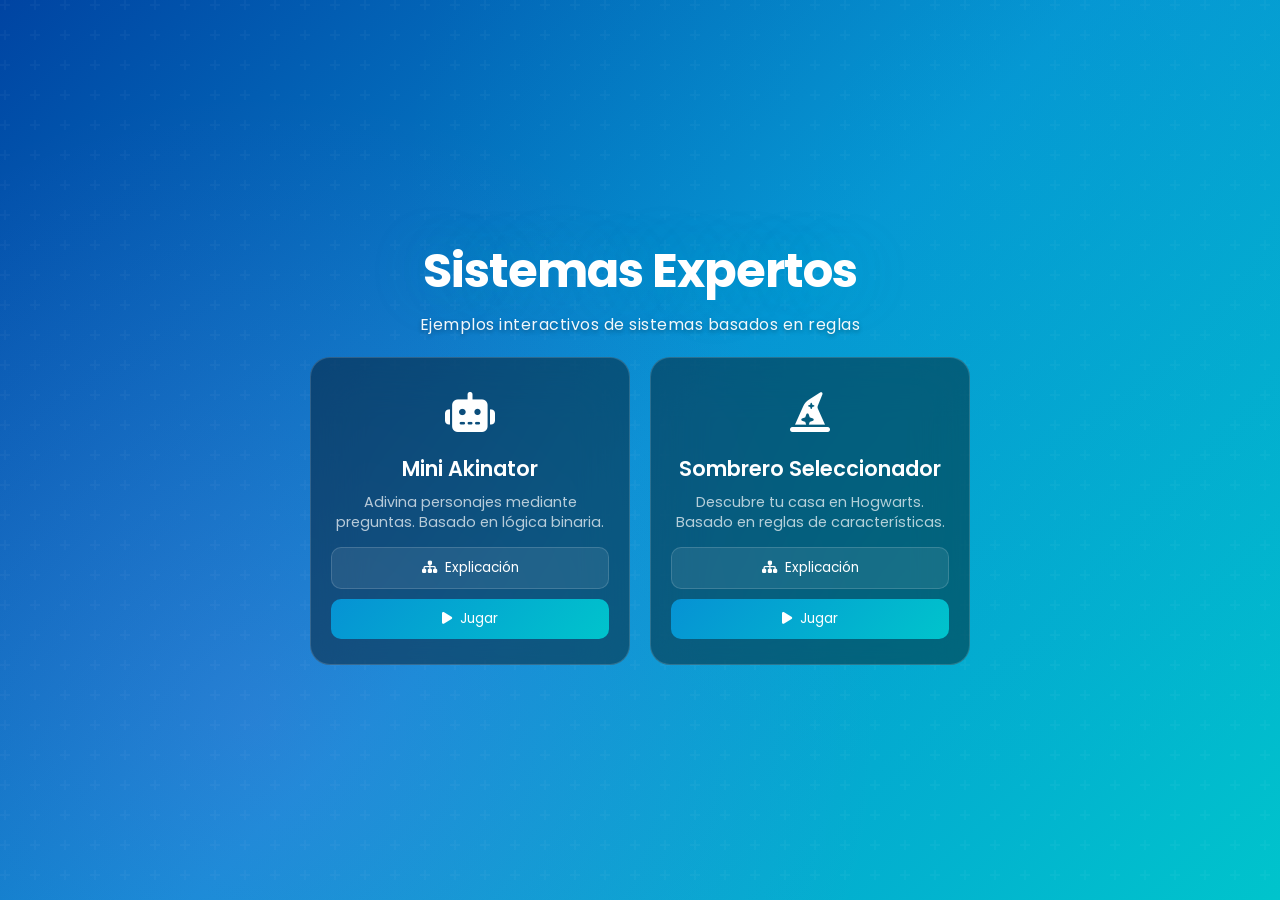
<file: index.html>
<!DOCTYPE html>
<html lang="es">
<head>
  <meta charset="UTF-8">
  <meta name="viewport" content="width=device-width, initial-scale=1.0">
  <title>Sistemas Expertos - Ejemplos</title>
  <link rel="stylesheet" href="https://cdnjs.cloudflare.com/ajax/libs/font-awesome/6.5.1/css/all.min.css">
  <link href="https://fonts.googleapis.com/css2?family=Poppins:wght@300;400;500;600;700&display=swap" rel="stylesheet">
  <style>
    :root {
      --primary: #0692d4;
      --secondary: #00c4cc;
      --dark: #0044a2;
      --accent: #e950f7;
      --glass: rgba(255, 255, 255, 0.08);
      --glass-border: rgba(255, 255, 255, 0.15);
    }

    * { margin: 0; padding: 0; box-sizing: border-box; }

    body {
      font-family: 'Poppins', sans-serif;
      background: 
        linear-gradient(135deg, var(--dark) 0%, var(--primary) 50%, var(--secondary) 100%);
      background-attachment: fixed;
      height: 100vh;
      height: 100dvh;
      display: flex;
      flex-direction: column;
      align-items: center;
      justify-content: center;
      color: white;
      padding: 20px;
      position: relative;
      overflow: hidden;
    }

    body::before {
      content: '';
      position: absolute;
      top: 0; left: 0; right: 0; bottom: 0;
      background-image: 
        radial-gradient(circle at 20% 80%, rgba(233, 80, 247, 0.15) 0%, transparent 50%),
        radial-gradient(circle at 80% 20%, rgba(0, 196, 204, 0.15) 0%, transparent 50%),
        url("data:image/svg+xml,%3Csvg width='60' height='60' viewBox='0 0 60 60' xmlns='http://www.w3.org/2000/svg'%3E%3Cg fill='none' fill-rule='evenodd'%3E%3Cg fill='%23ffffff' fill-opacity='0.03'%3E%3Cpath d='M36 34v-4h-2v4h-4v2h4v4h2v-4h4v-2h-4zm0-30V0h-2v4h-4v2h4v4h2V6h4V4h-4zM6 34v-4H4v4H0v2h4v4h2v-4h4v-2H6zM6 4V0H4v4H0v2h4v4h2V6h4V4H6z'/%3E%3C/g%3E%3C/g%3E%3C/svg%3E");
      pointer-events: none;
      z-index: 0;
    }

    .header {
      text-align: center;
      margin-bottom: 20px;
      position: relative;
      z-index: 1;
      animation: fadeInDown 0.8s ease-out;
    }

    h1 {
      font-size: 3em;
      font-weight: 700;
      margin-bottom: 5px;
      text-align: center;
      color: #ffffff;
      text-shadow: 0 0 60px rgba(0, 196, 204, 0.3);
      letter-spacing: -1px;
    }

    p.subtitle {
      color: rgba(255, 255, 255, 0.95);
      font-size: 1em;
      font-weight: 400;
      letter-spacing: 0.5px;
      text-shadow: 0 2px 4px rgba(0,0,0,0.3);
    }

    .cards {
      display: flex;
      gap: 20px;
      flex-wrap: nowrap;
      justify-content: center;
      width: 100%;
      max-width: 900px;
      position: relative;
      z-index: 1;
    }

    .card {
      background: rgba(0, 0, 0, 0.4);
      backdrop-filter: blur(25px);
      -webkit-backdrop-filter: blur(25px);
      border: 1px solid var(--glass-border);
      border-radius: 20px;
      padding: 25px 20px;
      flex: 1;
      min-width: 0;
      max-width: 320px;
      text-align: center;
      text-decoration: none;
      color: white;
      position: relative;
      overflow: hidden;
      display: flex;
      flex-direction: column;
      justify-content: space-between;
    }

    .card-icon {
      font-size: 2.5em;
      margin-bottom: 10px;
      display: inline-block;
    }

    .card h2 {
      font-size: 1.3em;
      margin-bottom: 8px;
      font-weight: 600;
    }

    .card p {
      color: rgba(255, 255, 255, 0.7);
      font-size: 0.85em;
      line-height: 1.4;
      margin-bottom: 15px;
    }

    .card-buttons {
      display: flex;
      flex-direction: column;
      gap: 10px;
    }

    .btn-action {
      background: var(--glass);
      border: 1px solid var(--glass-border);
      color: white;
      padding: 10px;
      border-radius: 10px;
      font-size: 0.85em;
      text-decoration: none;
      transition: all 0.2s;
      display: flex;
      align-items: center;
      justify-content: center;
      gap: 8px;
    }

    .btn-action:hover {
      background: rgba(255, 255, 255, 0.15);
      border-color: var(--secondary);
    }

    .btn-play {
      background: linear-gradient(135deg, var(--primary), var(--secondary));
      border: none;
    }

    .btn-play:hover {
      filter: brightness(1.1);
      transform: translateY(-2px);
    }

    .card p {
      color: rgba(255, 255, 255, 0.7);
      font-size: 0.9em;
      line-height: 1.4;
    }

    .card-footer {
      margin-top: 15px;
      font-size: 0.8em;
      color: rgba(255, 255, 255, 0.5);
    }

    @keyframes fadeInDown {
      from {
        opacity: 0;
        transform: translateY(-30px);
      }
      to {
        opacity: 1;
        transform: translateY(0);
      }
    }

    @keyframes fadeInUp {
      from {
        opacity: 0;
        transform: translateY(30px);
      }
      to {
        opacity: 1;
        transform: translateY(0);
      }
    }

    @keyframes fadeIn {
      from { opacity: 0; }
      to { opacity: 1; }
    }

    @media (max-width: 768px) {
      body { padding: 10px; }
      .header { margin-bottom: 12px; }
      h1 { font-size: 1.6em; }
      p.subtitle { font-size: 0.8em; }
      
      .cards { 
        flex-direction: column; 
        align-items: center; 
        gap: 10px; 
      }
      
      .card { 
        padding: 12px 15px; 
        width: 100%; 
        max-width: 260px;
        flex: 0 1 auto;
      }
      
      .card-icon { font-size: 1.8em; margin-bottom: 5px; }
      .card h2 { font-size: 1.1em; margin-bottom: 2px; }
      .card p { display: none; }
      .card-buttons { gap: 6px; }
      .btn-action { padding: 8px; font-size: 0.75em; border-radius: 8px; }
    }

    @media (max-height: 450px) {
      body { flex-direction: row; gap: 30px; }
      .header { text-align: left; margin-bottom: 0; }
      .cards { flex-direction: row; flex-wrap: nowrap; height: auto; width: auto; }
      .card { height: 160px; width: 180px; }
    }
  </style>
</head>
<body>
  <div class="header">
    <h1>Sistemas Expertos</h1>
    <p class="subtitle">Ejemplos interactivos de sistemas basados en reglas</p>
  </div>
  
  <div class="cards">
    <div class="card">
      <div class="card-icon"><i class="fa-solid fa-robot"></i></div>
      <h2>Mini Akinator</h2>
      <p>Adivina personajes mediante preguntas. Basado en lógica binaria.</p>
      <div class="card-buttons">
        <a href="explicacion_akinator.html" class="btn-action"><i class="fa-solid fa-sitemap"></i> Explicación</a>
        <a href="notkinator/" class="btn-action btn-play"><i class="fa-solid fa-play"></i> Jugar</a>
      </div>
    </div>
    
    <div class="card">
      <div class="card-icon"><i class="fa-solid fa-hat-wizard"></i></div>
      <h2>Sombrero Seleccionador</h2>
      <p>Descubre tu casa en Hogwarts. Basado en reglas de características.</p>
      <div class="card-buttons">
        <a href="explicacion_sombrero.html" class="btn-action"><i class="fa-solid fa-sitemap"></i> Explicación</a>
        <a href="harrytopper/" class="btn-action btn-play"><i class="fa-solid fa-play"></i> Jugar</a>
      </div>
    </div>
  </div>
</body>
</html>
</file>
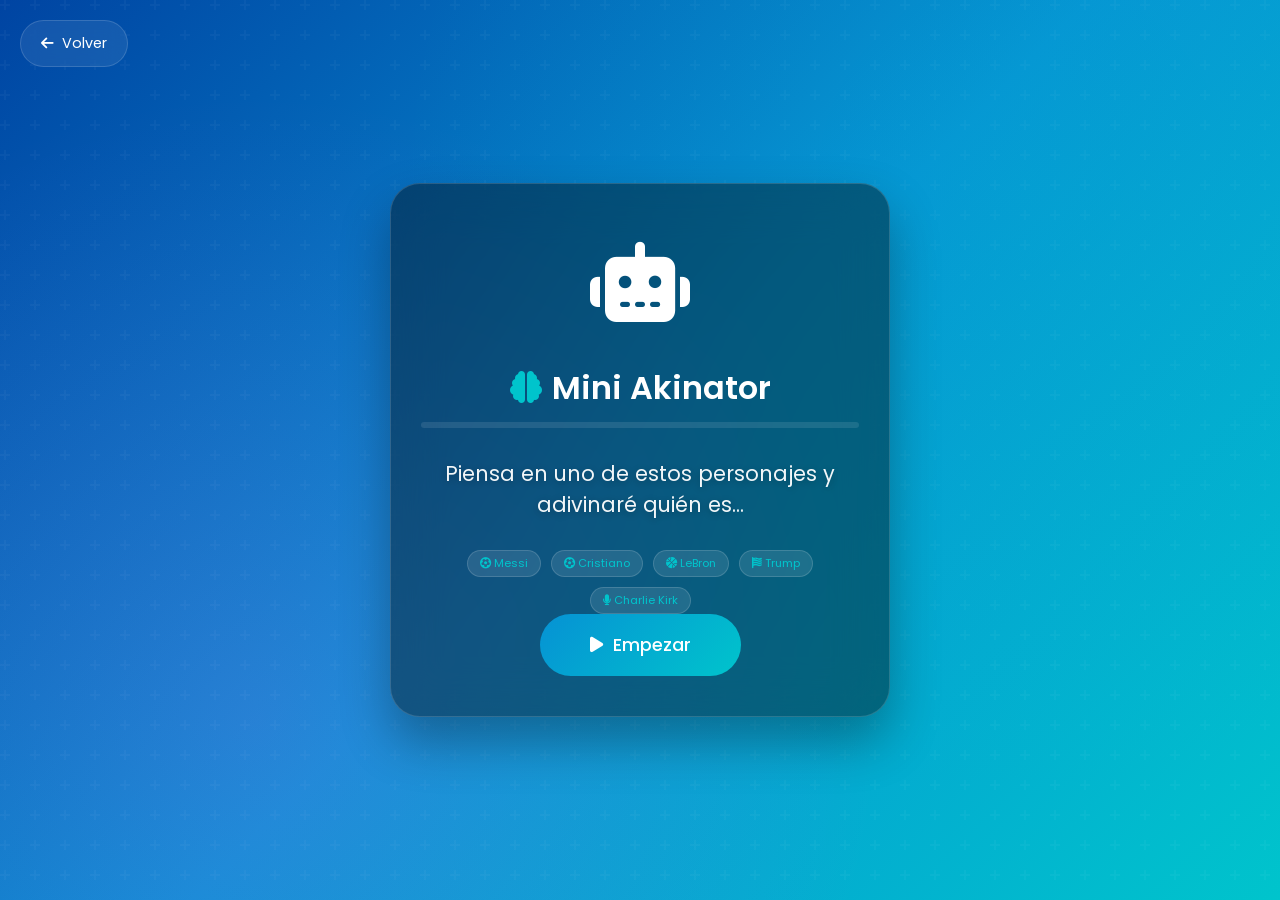
<file: notkinator/index.html>
<!DOCTYPE html>
<html lang="es">
<head>
  <meta charset="UTF-8">
  <meta name="viewport" content="width=device-width, initial-scale=1.0">
  <title>Mini Akinator - Sistemas Expertos</title>
  <link rel="stylesheet" href="https://cdnjs.cloudflare.com/ajax/libs/font-awesome/6.5.1/css/all.min.css">
  <link href="https://fonts.googleapis.com/css2?family=Poppins:wght@300;400;500;600;700&display=swap" rel="stylesheet">
  <style>
    :root {
      --primary: #0692d4;
      --secondary: #00c4cc;
      --dark: #0044a2;
      --accent: #e950f7;
      --glass: rgba(255, 255, 255, 0.08);
      --glass-border: rgba(255, 255, 255, 0.15);
    }

    * { margin: 0; padding: 0; box-sizing: border-box; }

    body {
      font-family: 'Poppins', sans-serif;
      background: 
        linear-gradient(135deg, var(--dark) 0%, var(--primary) 50%, var(--secondary) 100%);
      background-attachment: fixed;
      height: 100vh;
      height: 100dvh;
      display: flex;
      justify-content: center;
      align-items: center;
      color: white;
      padding: 20px;
      position: relative;
      overflow: hidden;
    }

    body::before {
      content: '';
      position: absolute;
      top: 0; left: 0; right: 0; bottom: 0;
      background-image: 
        radial-gradient(circle at 20% 80%, rgba(233, 80, 247, 0.15) 0%, transparent 50%),
        radial-gradient(circle at 80% 20%, rgba(0, 196, 204, 0.15) 0%, transparent 50%),
        url("data:image/svg+xml,%3Csvg width='60' height='60' viewBox='0 0 60 60' xmlns='http://www.w3.org/2000/svg'%3E%3Cg fill='none' fill-rule='evenodd'%3E%3Cg fill='%23ffffff' fill-opacity='0.03'%3E%3Cpath d='M36 34v-4h-2v4h-4v2h4v4h2v-4h4v-2h-4zm0-30V0h-2v4h-4v2h4v4h2V6h4V4h-4zM6 34v-4H4v4H0v2h4v4h2v-4h4v-2H6zM6 4V0H4v4H0v2h4v4h2V6h4V4H6z'/%3E%3C/g%3E%3C/g%3E%3C/svg%3E");
      pointer-events: none;
      z-index: 0;
    }

    .back-btn {
      position: fixed;
      top: 20px;
      left: 20px;
      z-index: 100;
      background: var(--glass);
      backdrop-filter: blur(10px);
      border: 1px solid var(--glass-border);
      color: white;
      padding: 12px 20px;
      border-radius: 50px;
      text-decoration: none;
      font-size: 0.9em;
      transition: all 0.3s ease;
      display: flex;
      align-items: center;
      gap: 8px;
    }

    .back-btn:hover {
      background: var(--accent);
      transform: translateX(-5px);
    }

    .container {
      text-align: center;
      background: rgba(0, 0, 0, 0.4);
      backdrop-filter: blur(25px);
      -webkit-backdrop-filter: blur(25px);
      border: 1px solid var(--glass-border);
      border-radius: 30px;
      padding: 40px 30px;
      max-width: 500px;
      width: 100%;
      height: auto;
      max-height: 90vh;
      max-height: 90dvh;
      overflow: hidden;
      position: relative;
      z-index: 1;
      animation: fadeInUp 0.6s ease-out;
      box-shadow: 0 25px 50px rgba(0, 0, 0, 0.3);
    }

    .robot-icon {
      font-size: 5em;
      margin-bottom: 20px;
      display: inline-block;
      animation: pulse 2s ease-in-out infinite;
    }

    @keyframes pulse {
      0%, 100% { transform: scale(1); }
      50% { transform: scale(1.05); }
    }

    h1 {
      font-size: 2em;
      margin-bottom: 10px;
      font-weight: 600;
    }

    h1 i {
      margin-right: 10px;
      color: var(--secondary);
    }

    #question {
      font-size: 1.3em;
      margin: 30px 0;
      min-height: 60px;
      display: flex;
      flex-direction: column;
      align-items: center;
      justify-content: center;
      line-height: 1.5;
      color: rgba(255, 255, 255, 0.95);
      text-shadow: 0 2px 10px rgba(0,0,0,0.3);
    }

    .character-list {
      font-size: 0.7em;
      color: var(--secondary);
      margin-top: 10px;
      font-weight: 400;
      display: flex;
      gap: 10px;
      flex-wrap: wrap;
      justify-content: center;
    }

    .character-tag {
      background: rgba(255, 255, 255, 0.1);
      padding: 4px 12px;
      border-radius: 20px;
      border: 1px solid var(--glass-border);
    }

    .progress-bar {
      width: 100%;
      height: 6px;
      background: rgba(255, 255, 255, 0.1);
      border-radius: 3px;
      margin-bottom: 30px;
      overflow: hidden;
    }

    .progress-fill {
      height: 100%;
      background: linear-gradient(90deg, var(--secondary), var(--accent));
      width: 0%;
      transition: width 0.4s ease;
      border-radius: 3px;
    }

    #buttons {
      display: flex;
      justify-content: center;
      gap: 20px;
      flex-wrap: wrap;
    }

    button {
      font-family: 'Poppins', sans-serif;
      font-size: 1em;
      font-weight: 500;
      padding: 15px 40px;
      border: none;
      border-radius: 50px;
      cursor: pointer;
      transition: all 0.3s cubic-bezier(0.175, 0.885, 0.32, 1.275);
      display: flex;
      align-items: center;
      gap: 10px;
    }

    .btn-start {
      background: linear-gradient(135deg, var(--primary), var(--secondary));
      color: white;
      font-size: 1.1em;
      padding: 18px 50px;
    }

    .btn-start:hover {
      transform: scale(1.05);
      box-shadow: 0 10px 30px rgba(0, 196, 204, 0.4);
    }

    .btn-yes {
      background: linear-gradient(135deg, #2ecc71, #27ae60);
      color: white;
    }

    .btn-yes:hover {
      transform: scale(1.08);
      box-shadow: 0 10px 30px rgba(46, 204, 113, 0.4);
    }

    .btn-no {
      background: linear-gradient(135deg, #e74c3c, #c0392b);
      color: white;
    }

    .btn-no:hover {
      transform: scale(1.08);
      box-shadow: 0 10px 30px rgba(231, 76, 60, 0.4);
    }

    .btn-restart {
      background: linear-gradient(135deg, var(--accent), var(--primary));
      color: white;
    }

    .btn-restart:hover {
      transform: scale(1.05);
      box-shadow: 0 10px 30px rgba(233, 80, 247, 0.4);
    }

    .result {
      font-size: 1.5em;
      font-weight: 600;
      color: var(--secondary);
      margin-top: 20px;
      animation: fadeInUp 0.5s ease-out;
    }

    .result i {
      margin-right: 10px;
    }

    @keyframes fadeInUp {
      from {
        opacity: 0;
        transform: translateY(20px);
      }
      to {
        opacity: 1;
        transform: translateY(0);
      }
    }

    @media (max-width: 480px) {
      .container { 
        padding: 25px 20px;
        max-height: 95dvh;
      }
      h1 { font-size: 1.5em; }
      #question { font-size: 1.05em; margin: 15px 0; min-height: 40px; }
      button { padding: 10px 20px; font-size: 0.9em; }
      .robot-icon { font-size: 2.5em; margin-bottom: 10px; }
      .back-btn { padding: 8px 12px; font-size: 0.8em; top: 10px; left: 10px; }
    }

    @media (max-height: 550px) {
      .container { padding: 15px; }
      .robot-icon { font-size: 2em; margin-bottom: 5px; }
      h1 { font-size: 1.2em; margin-bottom: 5px; }
      #question { margin: 10px 0; font-size: 1em; min-height: 30px; }
      .progress-bar { margin-bottom: 15px; }
      button { padding: 8px 20px; font-size: 0.85em; }
    }

    @media (max-width: 360px) {
      .container { padding: 20px 15px; }
      h1 { font-size: 1.4em; }
      button { padding: 10px 20px; font-size: 0.85em; }
    }
  </style>
</head>
<body>
  <a href="../" class="back-btn"><i class="fa-solid fa-arrow-left"></i> Volver</a>

  <div class="container">
    <div class="robot-icon"><i class="fa-solid fa-robot"></i></div>
    <h1><i class="fa-solid fa-brain"></i>Mini Akinator</h1>
    
    <div class="progress-bar">
      <div class="progress-fill" id="progress"></div>
    </div>
    
    <p id="question">
      Piensa en uno de estos personajes y adivinaré quién es...
    </p>
    <div id="character-list-container" class="character-list">
      <span class="character-tag"><i class="fa-solid fa-futbol"></i> Messi</span>
      <span class="character-tag"><i class="fa-solid fa-futbol"></i> Cristiano</span>
      <span class="character-tag"><i class="fa-solid fa-basketball"></i> LeBron</span>
      <span class="character-tag"><i class="fa-solid fa-flag-usa"></i> Trump</span>
      <span class="character-tag"><i class="fa-solid fa-microphone"></i> Charlie Kirk</span>
    </div>
    
    <div id="buttons">
      <button class="btn-start" onclick="startGame()">
        <i class="fa-solid fa-play"></i> Empezar
      </button>
    </div>
  </div>

  <script>
    let step = 0;
    let isDeportista = null;
    let isFutbol = null;
    let isAmericano = null;

    const questionEl = document.getElementById("question");
    const answersDiv = document.getElementById("buttons");
    const progressEl = document.getElementById("progress");
    const charListContainer = document.getElementById("character-list-container");

    const totalSteps = 5;
    
    function updateProgress() {
      const pct = Math.max(0, ((step - 1) / totalSteps) * 100);
      progressEl.style.width = pct + "%";
    }

    function startGame() {
      step = 1;
      isDeportista = null;
      isFutbol = null;
      isAmericano = null;
      updateProgress();
      
      // Ocultamos la lista de personajes
      if (charListContainer) charListContainer.style.display = "none";
      
      questionEl.innerHTML = `¿Tu personaje es deportista?`;
      answersDiv.innerHTML = `
        <button class="btn-yes" onclick="answer(true)">
          <i class="fa-solid fa-check"></i> Sí
        </button>
        <button class="btn-no" onclick="answer(false)">
          <i class="fa-solid fa-xmark"></i> No
        </button>
      `;
    }

    function showResult(text, icon = "fa-solid fa-check") {
      questionEl.innerHTML = `<div class="result"><i class="${icon}"></i>Tu personaje es: <strong>${text}</strong></div>`;
      progressEl.style.width = "100%";
      answersDiv.innerHTML = `
        <button class="btn-restart" onclick="location.reload()">
          <i class="fa-solid fa-rotate-right"></i> Jugar otra vez
        </button>
      `;
    }

    function answer(res) {
      if (step === 1) {  // ¿Es deportista?
        isDeportista = res;
        questionEl.innerHTML = isDeportista 
            ? "¿Es jugador de fútbol?" 
            : "¿Es político?";
        step++;
      }
      else if (step === 2 && isDeportista) {  // ¿Es jugador de fútbol?
        isFutbol = res;
        questionEl.innerHTML = isFutbol 
            ? "¿Es argentino?" 
            : "¿Es americano?";
        step++;
      }
      else if (step === 3 && isDeportista && isFutbol) {  // ¿Es argentino?
        if (res) {
          showResult("Lionel Messi", "fa-solid fa-futbol");
        } else {
          questionEl.innerHTML = "¿Es portugués?";
          step++;
        }
      }
      else if (step === 4 && isDeportista && isFutbol) {  // ¿Es portugués?
        showResult(res ? "Cristiano Ronaldo" : "No identificado");
      }
      else if (step === 3 && isDeportista && !isFutbol) {  // ¿Es americano? (no es fútbol)
        showResult(res ? "LeBron James" : "No identificado");
      }
      else if (step === 2 && !isDeportista) {  // ¿Es político?
        if (res) {
          questionEl.innerHTML = "¿Es de USA?";
          step++;
        } else {
          showResult("No identificado");
        }
      }
      else if (step === 3 && !isDeportista) {  // ¿Es de USA?
        if (res) {
          questionEl.innerHTML = "¿Es presidente?";
          step++;
        } else {
          showResult("No identificado");
        }
      }
      else if (step === 4 && !isDeportista) {  // ¿Es presidente?
        showResult(res ? "Donald Trump" : "Charlie Kirk");
      }
      updateProgress();
    }
  </script>
</body>
</html>
</file>
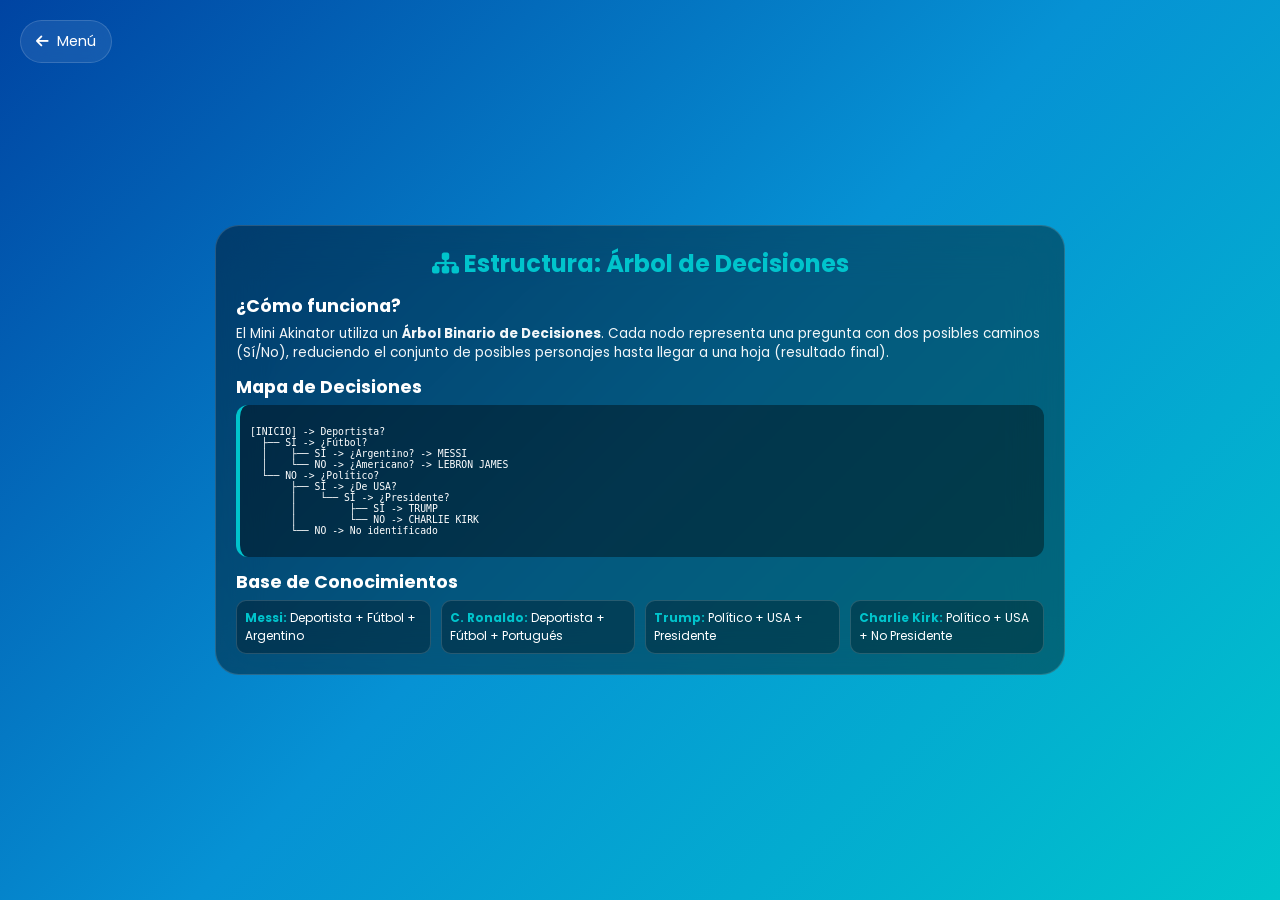
<file: explicacion_akinator.html>
<!DOCTYPE html>
<html lang="es">
<head>
  <meta charset="UTF-8">
  <meta name="viewport" content="width=device-width, initial-scale=1.0">
  <title>Explicación - Mini Akinator</title>
  <link rel="stylesheet" href="https://cdnjs.cloudflare.com/ajax/libs/font-awesome/6.5.1/css/all.min.css">
  <link href="https://fonts.googleapis.com/css2?family=Poppins:wght@300;400;500;600;700&display=swap" rel="stylesheet">
  <style>
    :root {
      --primary: #0692d4;
      --secondary: #00c4cc;
      --dark: #0044a2;
      --glass: rgba(255, 255, 255, 0.08);
      --glass-border: rgba(255, 255, 255, 0.15);
    }

    * { margin: 0; padding: 0; box-sizing: border-box; }

    body {
      font-family: 'Poppins', sans-serif;
      background: linear-gradient(135deg, var(--dark) 0%, var(--primary) 50%, var(--secondary) 100%);
      height: 100vh;
      height: 100dvh;
      display: flex;
      justify-content: center;
      align-items: center;
      color: white;
      padding: 20px;
      overflow: hidden;
    }

    .back-btn {
      position: fixed;
      top: 20px;
      left: 20px;
      z-index: 100;
      background: var(--glass);
      backdrop-filter: blur(10px);
      border: 1px solid var(--glass-border);
      color: white;
      padding: 10px 15px;
      border-radius: 50px;
      text-decoration: none;
      font-size: 0.9em;
      display: flex;
      align-items: center;
      gap: 8px;
    }

    .container {
      background: rgba(0, 0, 0, 0.4);
      backdrop-filter: blur(25px);
      -webkit-backdrop-filter: blur(25px);
      border: 1px solid var(--glass-border);
      border-radius: 24px;
      padding: 20px;
      max-width: 850px;
      width: 100%;
      display: flex;
      flex-direction: column;
      gap: 12px;
      overflow: hidden;
    }

    h1 { font-size: 1.5em; color: var(--secondary); text-align: center; }
    h2 { font-size: 1.1em; margin-bottom: 5px; }
    p { font-size: 0.85em; color: rgba(255,255,255,0.95); line-height: 1.4; }

    .tree-box {
      background: rgba(0,0,0,0.4);
      padding: 10px;
      border-radius: 12px;
      font-family: monospace;
      font-size: 0.75em;
      white-space: pre-wrap;
      border-left: 4px solid var(--secondary);
      color: #ffffff;
    }

    .characters-grid {
      display: grid;
      grid-template-columns: repeat(auto-fit, minmax(180px, 1fr));
      gap: 10px;
    }

    .char-card {
      background: rgba(0,0,0,0.3);
      padding: 8px;
      border-radius: 10px;
      font-size: 0.75em;
      border: 1px solid var(--glass-border);
      color: #ffffff;
    }

    .char-card strong { color: var(--secondary); }

    @media (max-width: 480px) {
      h1 { font-size: 1.4em; }
      .container { padding: 20px; gap: 15px; }
      .tree-box { font-size: 0.75em; }
      .characters-grid { grid-template-columns: 1fr; }
    }
  </style>
</head>
<body>
  <a href="index.html" class="back-btn"><i class="fa-solid fa-arrow-left"></i> Menú</a>

  <div class="container">
    <h1><i class="fa-solid fa-sitemap"></i> Estructura: Árbol de Decisiones</h1>
    
    <section>
      <h2>¿Cómo funciona?</h2>
      <p>El Mini Akinator utiliza un <strong>Árbol Binario de Decisiones</strong>. Cada nodo representa una pregunta con dos posibles caminos (Sí/No), reduciendo el conjunto de posibles personajes hasta llegar a una hoja (resultado final).</p>
    </section>

    <section>
      <h2>Mapa de Decisiones</h2>
      <div class="tree-box">
[INICIO] -> Deportista?
  ├── SÍ -> ¿Fútbol?
  │    ├── SÍ -> ¿Argentino? -> MESSI
  │    └── NO -> ¿Americano? -> LEBRON JAMES
  └── NO -> ¿Político?
       ├── SÍ -> ¿De USA?
       │    └── SÍ -> ¿Presidente?
       │         ├── SÍ -> TRUMP
       │         └── NO -> CHARLIE KIRK
       └── NO -> No identificado
      </div>
    </section>

    <section>
      <h2>Base de Conocimientos</h2>
      <div class="characters-grid">
        <div class="char-card"><strong>Messi:</strong> Deportista + Fútbol + Argentino</div>
        <div class="char-card"><strong>C. Ronaldo:</strong> Deportista + Fútbol + Portugués</div>
        <div class="char-card"><strong>Trump:</strong> Político + USA + Presidente</div>
        <div class="char-card"><strong>Charlie Kirk:</strong> Político + USA + No Presidente</div>
      </div>
    </section>
  </div>
</body>
</html>
</file>
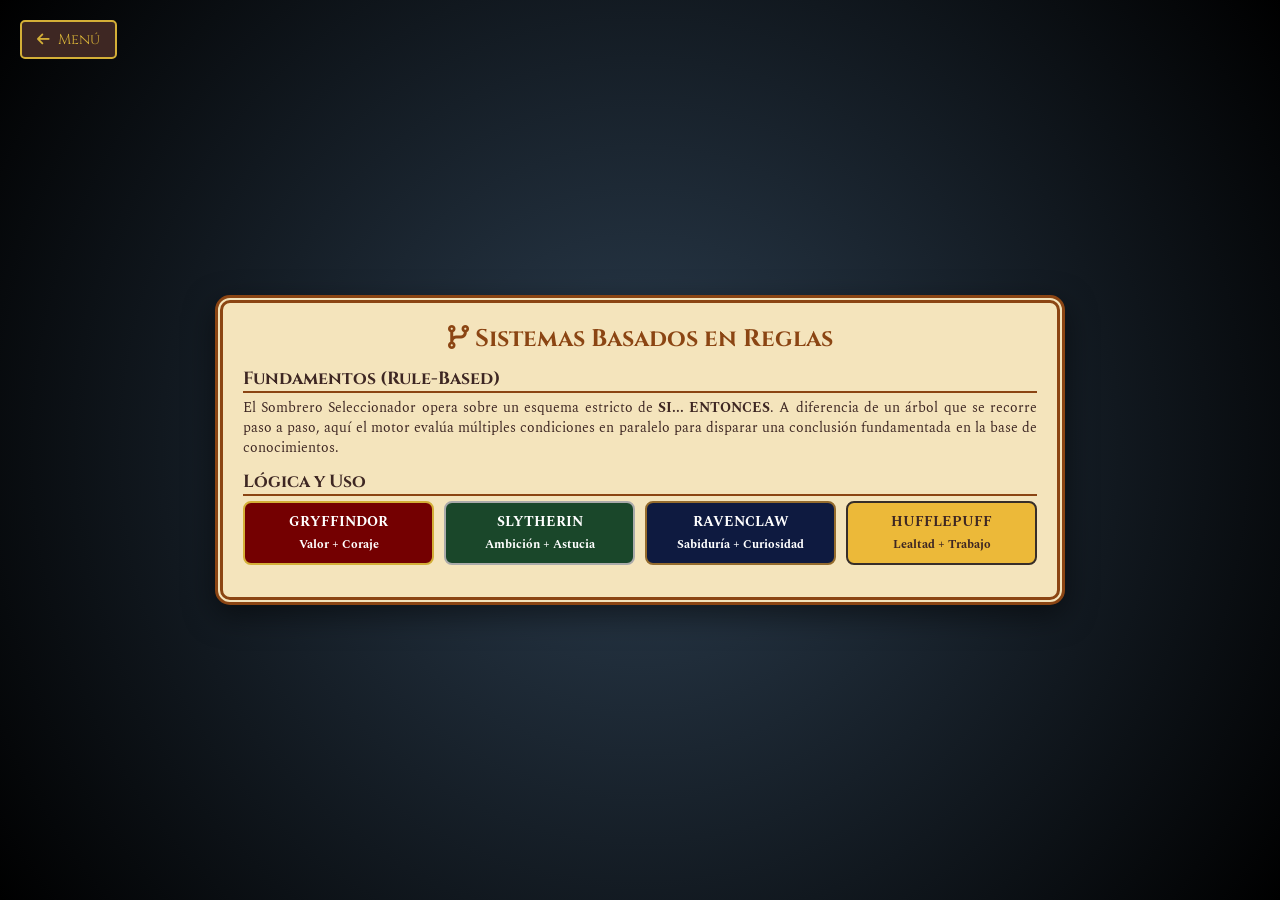
<file: explicacion_sombrero.html>
<!DOCTYPE html>
<html lang="es">
<head>
  <meta charset="UTF-8">
  <meta name="viewport" content="width=device-width, initial-scale=1.0">
  <title>Explicación - Sombrero Seleccionador</title>
  <link rel="stylesheet" href="https://cdnjs.cloudflare.com/ajax/libs/font-awesome/6.5.1/css/all.min.css">
  <link href="https://fonts.googleapis.com/css2?family=Cinzel:wght@400;700&family=Spectral:ital,wght@0,300;0,400;0,700;1,400&display=swap" rel="stylesheet">
  <style>
    :root {
      --gry: #740001;
      --sly: #1a472a;
      --rav: #0e1a40;
      --huf: #ecb939;
    }

    * { margin: 0; padding: 0; box-sizing: border-box; }

    body {
      font-family: 'Spectral', serif;
      background: radial-gradient(circle, #2c3e50 0%, #000000 100%);
      color: #f7e1b5;
      height: 100vh;
      height: 100dvh;
      display: flex;
      justify-content: center;
      align-items: center;
      padding: 20px;
      overflow: hidden;
    }

    .back-btn {
      position: fixed;
      top: 20px;
      left: 20px;
      z-index: 100;
      background: #3e2723;
      border: 2px solid #d4af37;
      color: #d4af37;
      padding: 8px 15px;
      border-radius: 5px;
      text-decoration: none;
      font-size: 0.9em;
      font-family: 'Cinzel', serif;
      display: flex;
      align-items: center;
      gap: 8px;
    }

    .container {
      background: #f4e4bc;
      padding: 20px;
      border-radius: 15px;
      box-shadow: 0 10px 30px rgba(0,0,0,0.5);
      max-width: 850px;
      width: 100%;
      color: #3e2723;
      border: 8px double #8b4513;
      overflow: hidden;
      display: flex;
      flex-direction: column;
      gap: 12px;
    }

    h1 { font-family: 'Cinzel', serif; font-size: 1.5em; text-align: center; color: #8b4513; }
    h2 { font-family: 'Cinzel', serif; font-size: 1.1em; border-bottom: 2px solid #8b4513; margin-bottom: 5px; }
    p { font-size: 0.9em; line-height: 1.4; text-align: justify; }

    .house-grid {
      display: grid;
      grid-template-columns: repeat(auto-fit, minmax(130px, 1fr));
      gap: 10px;
    }

    .house-box {
      padding: 8px;
      border-radius: 8px;
      font-weight: bold;
      text-align: center;
      color: white;
      font-size: 0.9em;
    }

    .gry { background: var(--gry); border: 2px solid #d4af37; }
    .sly { background: var(--sly); border: 2px solid #aaaaaa; }
    .rav { background: var(--rav); border: 2px solid #946b2d; }
    .huf { background: var(--huf); color: #3e2723; border: 2px solid #372e29; }

    @media (max-width: 480px) {
      h1 { font-size: 1.4em; }
      .container { padding: 20px; gap: 15px; width: 95%; }
      .house-grid { grid-template-columns: 1fr 1fr; }
    }
  </style>
</head>
<body>
  <a href="index.html" class="back-btn"><i class="fa-solid fa-arrow-left"></i> Menú</a>

  <div class="container">
    <h1><i class="fa-solid fa-code-branch"></i> Sistemas Basados en Reglas</h1>
    
    <section>
      <h2>Fundamentos (Rule-Based)</h2>
      <p>El Sombrero Seleccionador opera sobre un esquema estricto de <strong>SI... ENTONCES</strong>. A diferencia de un árbol que se recorre paso a paso, aquí el motor evalúa múltiples condiciones en paralelo para disparar una conclusión fundamentada en la base de conocimientos.</p>
    </section>

    <section>
      <h2>Lógica y Uso</h2>
      <div class="house-grid">
        <div class="house-box gry">GRYFFINDOR<br><small>Valor + Coraje</small></div>
        <div class="house-box sly">SLYTHERIN<br><small>Ambición + Astucia</small></div>
        <div class="house-box rav">RAVENCLAW<br><small>Sabiduría + Curiosidad</small></div>
        <div class="house-box huf">HUFFLEPUFF<br><small>Lealtad + Trabajo</small></div>
      </div>
    </section>

    <section>
    </section>
  </div>
</body>
</html>
</file>
